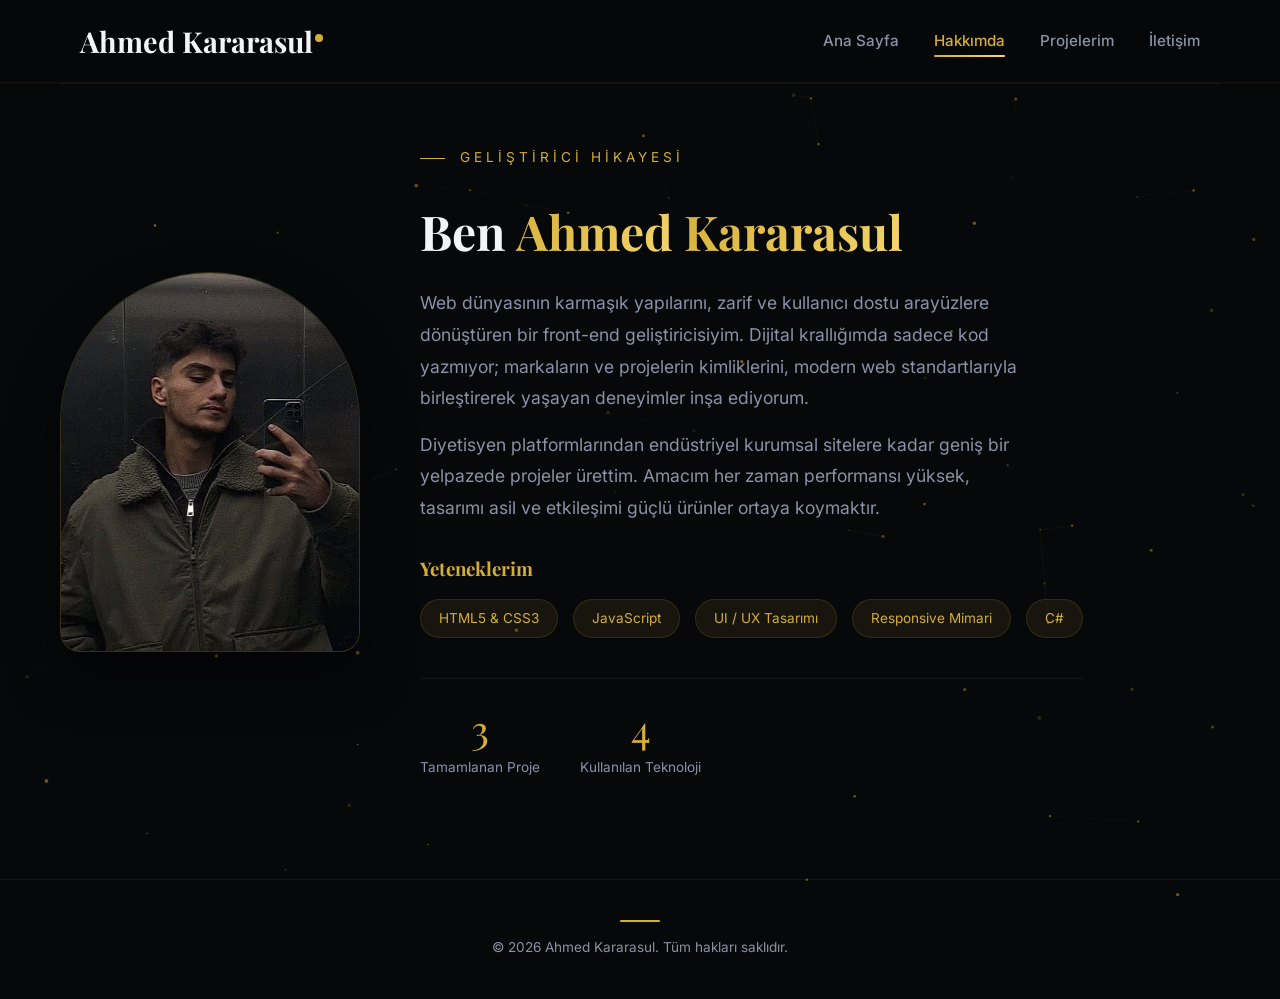
<file: about.html>
<!DOCTYPE html>
<html lang="tr">

<head>
    <meta charset="UTF-8">
    <meta name="viewport" content="width=device-width, initial-scale=1.0">
    <title>Hakkımda | Ahmed Kararasul</title>
    <link rel="preconnect" href="https://fonts.googleapis.com">
    <link rel="preconnect" href="https://fonts.gstatic.com" crossorigin>
    <link
        href="https://fonts.googleapis.com/css2?family=Inter:wght@300;400;500;600&family=Playfair+Display:ital,wght@0,600;0,700;1,600&display=swap"
        rel="stylesheet">
    <link rel="stylesheet" href="css/style.css">
</head>

<body>

    <canvas id="particle-canvas"></canvas>

    <div class="sword-transition" id="sword-transition">
        <div class="panel-top"></div>
        <div class="panel-bottom"></div>
        <div class="slash-line"></div>
        <svg class="sword-icon" viewBox="0 0 60 200" fill="none" xmlns="http://www.w3.org/2000/svg">
            <defs>
                <linearGradient id="blade" x1="30" y1="0" x2="30" y2="150" gradientUnits="userSpaceOnUse">
                    <stop offset="0%" stop-color="#f5f5f5"/>
                    <stop offset="50%" stop-color="#d4d4d4"/>
                    <stop offset="100%" stop-color="#a0a0a0"/>
                </linearGradient>
            </defs>
            <path d="M30 2 L36 130 L30 145 L24 130 Z" fill="url(#blade)" stroke="#888" stroke-width="0.5"/>
            <line x1="30" y1="8" x2="30" y2="125" stroke="rgba(255,255,255,0.3)" stroke-width="1"/>
            <rect x="8" y="142" width="44" height="10" rx="3" fill="#d4af37"/>
            <rect x="6" y="144" width="48" height="6" rx="2" fill="none" stroke="#b8960c" stroke-width="0.5"/>
            <rect x="23" y="152" width="14" height="32" rx="4" fill="#6b4c1e"/>
            <rect x="25" y="155" width="10" height="26" rx="3" fill="#8b6914"/>
            <ellipse cx="30" cy="190" rx="9" ry="9" fill="#d4af37"/>
            <ellipse cx="30" cy="190" rx="5" ry="5" fill="#b8960c"/>
        </svg>
    </div>

    <div class="cursor-glow"></div>

    <div class="mobile-menu">
        <a href="index.html">Ana Sayfa</a>
        <a href="about.html" class="active">Hakkımda</a>
        <a href="projects.html">Projelerim</a>
        <a href="contact.html">İletişim</a>
    </div>

    <header class="modern-header">
        <nav>
            <a href="index.html" class="logo">Ahmed Kararasul<span class="logo-dot"></span></a>
            <ul class="nav-links">
                <li><a href="index.html">Ana Sayfa</a></li>
                <li><a href="about.html" class="active">Hakkımda</a></li>
                <li><a href="projects.html">Projelerim</a></li>
                <li><a href="contact.html">İletişim</a></li>
            </ul>
            <div class="hamburger">
                <span></span>
                <span></span>
                <span></span>
            </div>
        </nav>
    </header>

    <main class="container">

        <section class="about-me-section hidden-element" style="padding-top: 60px;">
            <div class="profile-wrapper tilt-element">
                <div class="profile-frame">
                    <img src="images/profile.jpg" alt="Ahmed Kararasul" class="profile-img">
                </div>
            </div>
            <div class="about-content">
                <span class="subtitle">Geliştirici Hikayesi</span>
                <h1 class="glow-text" style="font-size: 3rem;">Ben <span class="gold-highlight">Ahmed Kararasul</span></h1>
                <p class="description">
                    Web dünyasının karmaşık yapılarını, zarif ve kullanıcı dostu arayüzlere dönüştüren bir front-end
                    geliştiricisiyim. Dijital krallığımda sadece kod yazmıyor; markaların ve projelerin kimliklerini,
                    modern web standartlarıyla birleştirerek yaşayan deneyimler inşa ediyorum.
                </p>
                <p class="description" style="margin-top: -15px;">
                    Diyetisyen platformlarından endüstriyel kurumsal sitelere kadar geniş bir yelpazede projeler
                    ürettim. Amacım her zaman performansı yüksek, tasarımı asil ve etkileşimi güçlü ürünler ortaya
                    koymaktır.
                </p>

                <h3 style="color: var(--gold); font-family: var(--font-heading); margin-top: 30px; margin-bottom: 15px;">
                    Yeteneklerim</h3>
                <div class="skills-grid">
                    <span class="skill-tag">HTML5 & CSS3</span>
                    <span class="skill-tag">JavaScript</span>
                    <span class="skill-tag">UI / UX Tasarımı</span>
                    <span class="skill-tag">Responsive Mimari</span>
                    <span class="skill-tag">C#</span>
                </div>

                <div class="stats-row hidden-element">
                    <div class="stat-item">
                        <span class="stat-number" data-count="4">0</span>
                        <span class="stat-label">Tamamlanan Proje</span>
                    </div>
                    <div class="stat-item">
                        <span class="stat-number" data-count="5">0</span>
                        <span class="stat-label">Kullanılan Teknoloji</span>
                    </div>
                </div>
            </div>
        </section>

    </main>

    <footer>
        <span class="footer-line"></span>
        <p>&copy; 2026 Ahmed Kararasul. Tüm hakları saklıdır.</p>
    </footer>

    <script src="js/script.js"></script>
</body>

</html>
</file>
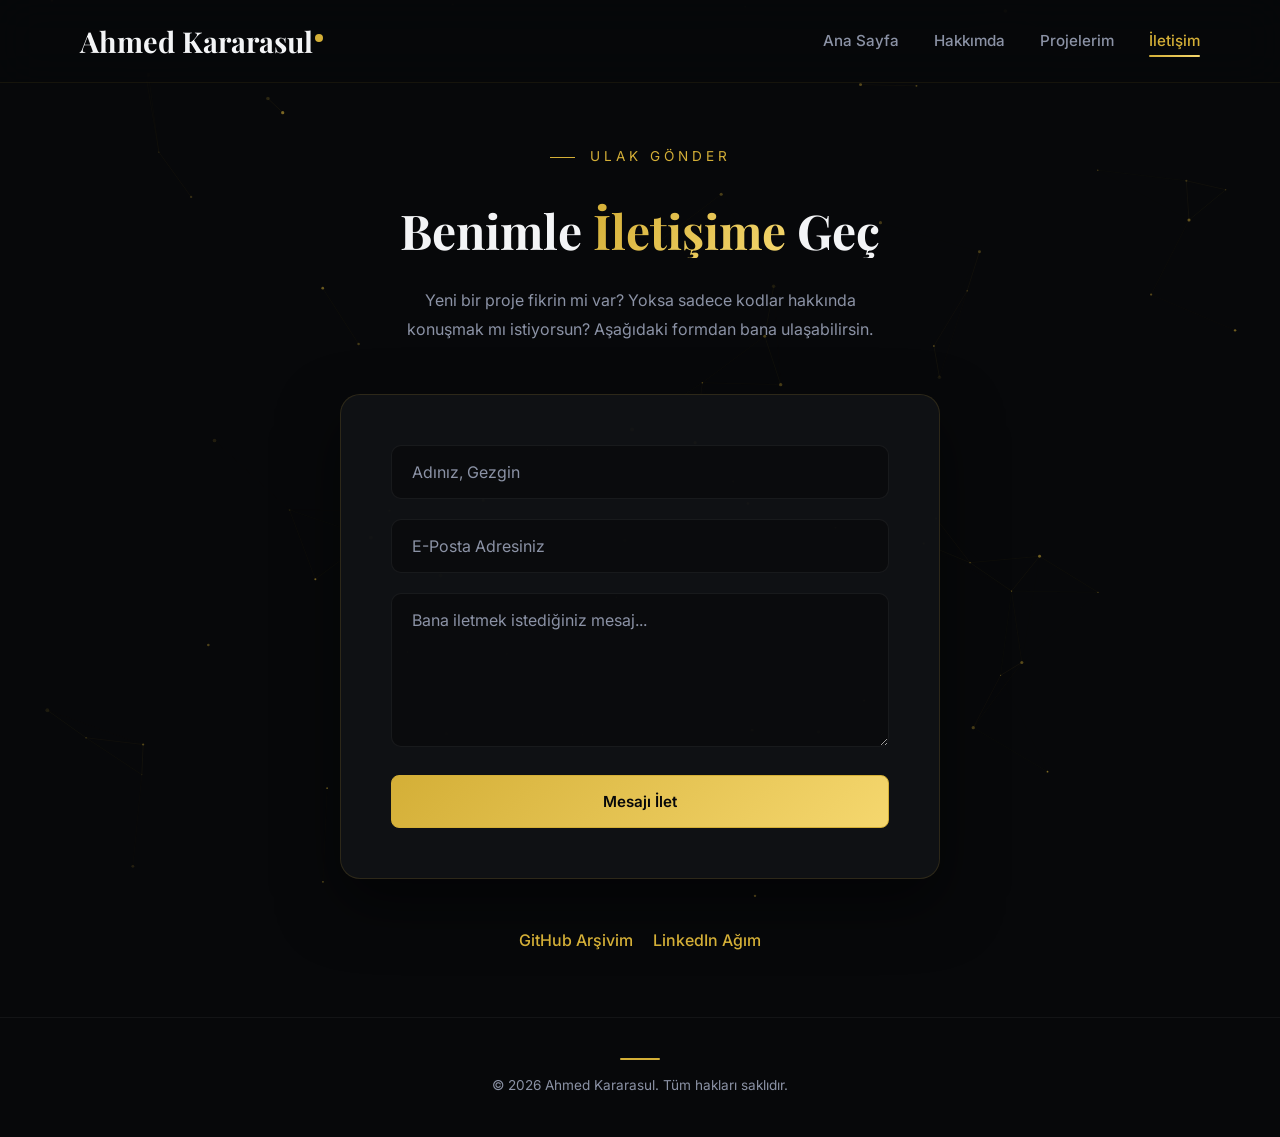
<file: contact.html>
<!DOCTYPE html>
<html lang="tr">

<head>
    <meta charset="UTF-8">
    <meta name="viewport" content="width=device-width, initial-scale=1.0">
    <title>İletişim | Ahmed Kararasul</title>
    <link rel="preconnect" href="https://fonts.googleapis.com">
    <link rel="preconnect" href="https://fonts.gstatic.com" crossorigin>
    <link
        href="https://fonts.googleapis.com/css2?family=Inter:wght@300;400;500;600&family=Playfair+Display:ital,wght@0,600;0,700;1,600&display=swap"
        rel="stylesheet">
    <link rel="stylesheet" href="css/style.css">
</head>

<body>

    <canvas id="particle-canvas"></canvas>

    <div class="sword-transition" id="sword-transition">
        <div class="panel-top"></div>
        <div class="panel-bottom"></div>
        <div class="slash-line"></div>
        <svg class="sword-icon" viewBox="0 0 60 200" fill="none" xmlns="http://www.w3.org/2000/svg">
            <defs>
                <linearGradient id="blade" x1="30" y1="0" x2="30" y2="150" gradientUnits="userSpaceOnUse">
                    <stop offset="0%" stop-color="#f5f5f5"/>
                    <stop offset="50%" stop-color="#d4d4d4"/>
                    <stop offset="100%" stop-color="#a0a0a0"/>
                </linearGradient>
            </defs>
            <path d="M30 2 L36 130 L30 145 L24 130 Z" fill="url(#blade)" stroke="#888" stroke-width="0.5"/>
            <line x1="30" y1="8" x2="30" y2="125" stroke="rgba(255,255,255,0.3)" stroke-width="1"/>
            <rect x="8" y="142" width="44" height="10" rx="3" fill="#d4af37"/>
            <rect x="6" y="144" width="48" height="6" rx="2" fill="none" stroke="#b8960c" stroke-width="0.5"/>
            <rect x="23" y="152" width="14" height="32" rx="4" fill="#6b4c1e"/>
            <rect x="25" y="155" width="10" height="26" rx="3" fill="#8b6914"/>
            <ellipse cx="30" cy="190" rx="9" ry="9" fill="#d4af37"/>
            <ellipse cx="30" cy="190" rx="5" ry="5" fill="#b8960c"/>
        </svg>
    </div>

    <div class="cursor-glow"></div>

    <div class="mobile-menu">
        <a href="index.html">Ana Sayfa</a>
        <a href="about.html">Hakkımda</a>
        <a href="projects.html">Projelerim</a>
        <a href="contact.html" class="active">İletişim</a>
    </div>

    <header class="modern-header">
        <nav>
            <a href="index.html" class="logo">Ahmed Kararasul<span class="logo-dot"></span></a>
            <ul class="nav-links">
                <li><a href="index.html">Ana Sayfa</a></li>
                <li><a href="about.html">Hakkımda</a></li>
                <li><a href="projects.html">Projelerim</a></li>
                <li><a href="contact.html" class="active">İletişim</a></li>
            </ul>
            <div class="hamburger">
                <span></span>
                <span></span>
                <span></span>
            </div>
        </nav>
    </header>

    <main class="container contact-wrapper">

        <div style="text-align: center; margin-bottom: 50px;" class="hidden-element">
            <span class="subtitle" style="padding-left: -10;">Ulak Gönder</span>
            <h1 class="glow-text" style="font-size: 3rem;">Benimle <span class="gold-highlight">İletişime</span> Geç</h1>
            <p style="color: var(--text-muted); max-width: 500px; margin: 15px auto 0; line-height: 1.8;">Yeni bir proje fikrin mi var? Yoksa
                sadece kodlar hakkında konuşmak mı istiyorsun? Aşağıdaki formdan bana ulaşabilirsin.</p>
        </div>

        <form action="#" class="contact-form tilt-element hidden-element">
            <div class="form-group">
                <input type="text" placeholder="Adınız, Gezgin" class="form-input" required>
            </div>
            <div class="form-group">
                <input type="email" placeholder="E-Posta Adresiniz" class="form-input" required>
            </div>
            <div class="form-group">
                <textarea rows="6" placeholder="Bana iletmek istediğiniz mesaj..." class="form-input" required></textarea>
            </div>
            <button type="submit" class="btn btn-primary" style="width: 100%; padding: 16px;">Mesajı İlet</button>
        </form>

        <div class="social-links hidden-element" style="margin-top: 50px; justify-content: center;">
            <a href="https://github.com/akararasul37" target="_blank" class="social-btn">GitHub Arşivim</a>
            <a href="https://linkedin.com/in/akararasul37" target="_blank" class="social-btn">LinkedIn Ağım</a>
        </div>

    </main>

    <footer style="margin-top: auto;">
        <span class="footer-line"></span>
        <p>&copy; 2026 Ahmed Kararasul. Tüm hakları saklıdır.</p>
    </footer>

    <script src="js/script.js"></script>
</body>

</html>
</file>
<file: css/style.css>
/* ============================================ */

/* */
:root {
    --bg-dark: #07080a;
    --bg-card: rgba(16, 18, 22, 0.95);
    --text-main: #f3f4f6;
    --text-muted: #8b92a5;
    --gold: #d4af37;
    --gold-light: rgba(212, 175, 55, 0.15);
    --gold-glow: rgba(212, 175, 55, 0.4);
    --font-heading: 'Playfair Display', serif;
    --font-body: 'Inter', sans-serif;
    --ease-out-expo: cubic-bezier(0.16, 1, 0.3, 1);
    --ease-out-back: cubic-bezier(0.34, 1.56, 0.64, 1);
}

/* */
* {
    margin: 0;
    padding: 0;
    box-sizing: border-box;
}

html {
    scroll-behavior: smooth;
}

body {
    font-family: var(--font-body);
    background-color: var(--bg-dark);
    color: var(--text-main);
    line-height: 1.6;
    overflow-x: hidden;
}

body.loading {
    overflow: hidden;
}

.container {
    max-width: 1200px;
    margin: 0 auto;
    padding: 0 20px;
    width: 100%;
}

::selection {
    background: var(--gold);
    color: var(--bg-dark);
}

/* ============================================*/
.preloader {
    position: fixed;
    inset: 0;
    z-index: 9999;
    background: var(--bg-dark);
    display: flex;
    flex-direction: column;
    align-items: center;
    justify-content: center;
    transition: opacity 0.6s ease, visibility 0.6s ease;
}

.preloader.hide {
    opacity: 0;
    visibility: hidden;
}

.preloader-logo {
    font-family: var(--font-heading);
    font-size: 2.5rem;
    font-weight: 700;
    color: var(--text-main);
    position: relative;
    overflow: hidden;
}

.preloader-logo .letter {
    display: inline-block;
    opacity: 0;
    transform: translateY(40px) rotateX(-90deg);
    animation: letterReveal 0.6s var(--ease-out-back) forwards;
}

@keyframes letterReveal {
    to {
        opacity: 1;
        transform: translateY(0) rotateX(0deg);
    }
}

.preloader-bar {
    width: 200px;
    height: 2px;
    background: rgba(255, 255, 255, 0.1);
    margin-top: 30px;
    border-radius: 2px;
    overflow: hidden;
}

.preloader-bar-fill {
    height: 100%;
    width: 0%;
    background: linear-gradient(90deg, var(--gold), #f5d76e);
    border-radius: 2px;
    animation: barFill 1.8s var(--ease-out-expo) 0.5s forwards;
}

@keyframes barFill {
    to { width: 100%; }
}

.preloader-tagline {
    color: var(--text-muted);
    font-size: 0.85rem;
    letter-spacing: 3px;
    text-transform: uppercase;
    margin-top: 15px;
    opacity: 0;
    animation: fadeIn 0.8s ease 0.8s forwards;
}

/* ============================================*/
#particle-canvas {
    position: fixed;
    top: 0;
    left: 0;
    width: 100%;
    height: 100%;
    pointer-events: none;
    z-index: 0;
}

/* ============================================ */
.cursor-glow {
    position: fixed;
    top: 0;
    left: 0;
    width: 200px;
    height: 200px;
    background: radial-gradient(circle, rgba(212, 175, 55, 0.06) 0%, transparent 70%);
    border-radius: 50%;
    transform: translate(-50%, -50%);
    pointer-events: none;
    z-index: 1;
    transition: width 0.4s var(--ease-out-expo), height 0.4s var(--ease-out-expo), opacity 0.3s;
}

.cursor-glow.active {
    width: 300px;
    height: 300px;
    background: radial-gradient(circle, rgba(212, 175, 55, 0.1) 0%, transparent 70%);
}

.sparkle {
    position: fixed;
    width: 4px;
    height: 4px;
    background: var(--gold);
    border-radius: 50%;
    pointer-events: none;
    z-index: 2;
    animation: sparkleOut 0.8s var(--ease-out-expo) forwards;
}

@keyframes sparkleOut {
    0% {
        opacity: 1;
        transform: scale(1);
    }
    100% {
        opacity: 0;
        transform: scale(0) translateY(-20px);
    }
}

/* ============================================*/
.sword-transition {
    position: fixed;
    inset: 0;
    z-index: 9998;
    pointer-events: none;
}

.sword-transition .panel-top,
.sword-transition .panel-bottom {
    position: absolute;
    inset: 0;
    background: #050507;
}

.sword-transition .panel-top {
    clip-path: polygon(-10% -10%, -10% -10%, -10% -10%);
}

.sword-transition .panel-bottom {
    clip-path: polygon(110% 110%, 110% 110%, 110% 110%);
}

.sword-transition.active .panel-top {
    animation: panelTopSlash 0.45s var(--ease-out-expo) forwards;
}

.sword-transition.active .panel-bottom {
    animation: panelBottomSlash 0.45s var(--ease-out-expo) 0.06s forwards;
}

@keyframes panelTopSlash {
    to { clip-path: polygon(-10% -10%, 115% -10%, -10% 115%); }
}

@keyframes panelBottomSlash {
    to { clip-path: polygon(115% -15%, 115% 115%, -15% 115%); }
}

.sword-transition .slash-line {
    position: absolute;
    top: 50%;
    left: 50%;
    width: 0;
    height: 3px;
    background: linear-gradient(90deg, transparent 0%, var(--gold) 15%, #f5d76e 50%, var(--gold) 85%, transparent 100%);
    transform: translate(-50%, -50%) rotate(-45deg);
    transform-origin: center center;
    border-radius: 2px;
}

.sword-transition.active .slash-line {
    animation: slashCut 0.35s cubic-bezier(0.22, 1, 0.36, 1) 0.08s forwards;
    box-shadow:
        0 0 15px rgba(212, 175, 55, 0.8),
        0 0 40px rgba(212, 175, 55, 0.4),
        0 0 80px rgba(212, 175, 55, 0.2);
}

@keyframes slashCut {
    0% { width: 0; opacity: 1; }
    70% { width: 250vmax; opacity: 1; }
    100% { width: 250vmax; opacity: 0; }
}

.sword-transition .sword-icon {
    position: absolute;
    top: 50%;
    left: 50%;
    width: 60px;
    height: 200px;
    transform: translate(-50%, -50%) rotate(-45deg) translateY(100px);
    opacity: 0;
    filter: drop-shadow(0 0 10px rgba(212, 175, 55, 0.6));
    z-index: 3;
}

.sword-transition.active .sword-icon {
    animation: swordStrike 0.5s var(--ease-out-expo) forwards;
}

@keyframes swordStrike {
    0% {
        opacity: 0;
        transform: translate(-50%, -50%) rotate(-45deg) translateY(120px) scale(0.8);
    }
    30% {
        opacity: 1;
        transform: translate(-50%, -50%) rotate(-45deg) translateY(0) scale(1);
    }
    60% {
        opacity: 1;
        transform: translate(-50%, -50%) rotate(-45deg) translateY(-60px) scale(1);
    }
    100% {
        opacity: 0;
        transform: translate(-50%, -50%) rotate(-45deg) translateY(-150px) scale(0.9);
    }
}

.slash-spark {
    position: fixed;
    width: 4px;
    height: 4px;
    background: var(--gold);
    border-radius: 50%;
    pointer-events: none;
    z-index: 9999;
    box-shadow: 0 0 6px var(--gold), 0 0 12px rgba(212, 175, 55, 0.4);
}

.slash-spark.animate {
    animation: sparkBurst 0.7s var(--ease-out-expo) forwards;
}

@keyframes sparkBurst {
    0% {
        opacity: 1;
        transform: scale(1);
    }
    100% {
        opacity: 0;
        transform: scale(0) translate(var(--sx), var(--sy));
    }
}

/* ============================================*/
.modern-header {
    background-color: rgba(7, 8, 10, 0.85);
    backdrop-filter: blur(20px);
    -webkit-backdrop-filter: blur(20px);
    border-bottom: 1px solid rgba(212, 175, 55, 0.08);
    position: sticky;
    top: 0;
    z-index: 100;
    transition: transform 0.4s var(--ease-out-expo), box-shadow 0.4s;
}

.modern-header.scrolled {
    box-shadow: 0 10px 40px rgba(0, 0, 0, 0.3);
    border-bottom-color: rgba(212, 175, 55, 0.15);
}

.modern-header.hidden-header {
    transform: translateY(-100%);
}

nav {
    display: flex;
    justify-content: space-between;
    align-items: center;
    padding: 18px 40px;
    max-width: 1200px;
    margin: 0 auto;
}

.logo {
    font-family: var(--font-heading);
    font-size: 1.8rem;
    font-weight: 700;
    color: var(--text-main);
    display: inline-block;
    cursor: pointer;
    text-decoration: none;
    position: relative;
}

.logo .logo-dot {
    display: inline-block;
    width: 8px;
    height: 8px;
    background: var(--gold);
    border-radius: 50%;
    margin-left: 2px;
    vertical-align: super;
    animation: logoPulse 2s ease-in-out infinite;
}

@keyframes logoPulse {
    0%, 100% { transform: scale(1); opacity: 1; }
    50% { transform: scale(1.5); opacity: 0.6; }
}

.nav-links {
    display: flex;
    gap: 35px;
    list-style: none;
}

.nav-links a {
    color: var(--text-muted);
    text-decoration: none;
    font-weight: 500;
    font-size: 0.95rem;
    position: relative;
    padding: 5px 0;
    transition: color 0.3s;
}

.nav-links a::after {
    content: '';
    position: absolute;
    bottom: -2px;
    left: 0;
    width: 0;
    height: 2px;
    background: linear-gradient(90deg, var(--gold), #f5d76e);
    transition: width 0.4s var(--ease-out-expo);
    border-radius: 2px;
}

.nav-links a:hover::after,
.nav-links a.active::after {
    width: 100%;
}

.nav-links a:hover,
.nav-links a.active {
    color: var(--gold);
}

/* Hamburger Menu */
.hamburger {
    display: none;
    flex-direction: column;
    gap: 6px;
    cursor: pointer;
    z-index: 200;
    padding: 5px;
}

.hamburger span {
    width: 28px;
    height: 2px;
    background: var(--text-main);
    transition: all 0.4s var(--ease-out-expo);
    border-radius: 2px;
}

.hamburger.active span:nth-child(1) {
    transform: rotate(45deg) translate(6px, 6px);
    background: var(--gold);
}

.hamburger.active span:nth-child(2) {
    opacity: 0;
    transform: scaleX(0);
}

.hamburger.active span:nth-child(3) {
    transform: rotate(-45deg) translate(6px, -6px);
    background: var(--gold);
}

.mobile-menu {
    display: none;
    position: fixed;
    inset: 0;
    background: rgba(7, 8, 10, 0.98);
    backdrop-filter: blur(20px);
    z-index: 150;
    flex-direction: column;
    align-items: center;
    justify-content: center;
    gap: 30px;
    opacity: 0;
    transition: opacity 0.4s ease;
}

.mobile-menu.open {
    display: flex;
    opacity: 1;
}

.mobile-menu a {
    font-family: var(--font-heading);
    font-size: 2rem;
    color: var(--text-muted);
    text-decoration: none;
    transition: color 0.3s, transform 0.3s;
    opacity: 0;
    transform: translateY(20px);
}

.mobile-menu.open a {
    animation: menuItemIn 0.5s var(--ease-out-back) forwards;
}

.mobile-menu a:hover,
.mobile-menu a.active {
    color: var(--gold);
}

@keyframes menuItemIn {
    to {
        opacity: 1;
        transform: translateY(0);
    }
}

.tilt-element {
    transition: transform 0.1s ease;
    will-change: transform;
    display: inline-block;
}

/* ============================================ */
.hook-container {
    min-height: 90vh;
    display: flex;
    justify-content: space-between;
    align-items: center;
    gap: 60px;
    position: relative;
    z-index: 10;
    padding: 40px 0;
}

.hook-content {
    flex: 1;
    text-align: left;
}

.subtitle {
    font-family: var(--font-body);
    color: var(--gold);
    font-size: 0.85rem;
    text-transform: uppercase;
    letter-spacing: 4px;
    margin-bottom: 15px;
    display: inline-block;
    position: relative;
    padding-left: 40px;
}

.subtitle::before {
    content: '';
    position: absolute;
    left: 0;
    top: 50%;
    width: 25px;
    height: 1px;
    background: var(--gold);
}

/* */
.typewriter-cursor {
    display: inline-block;
    width: 3px;
    height: 1em;
    background: var(--gold);
    margin-left: 4px;
    vertical-align: text-bottom;
    animation: cursorBlink 0.8s step-end infinite;
}

@keyframes cursorBlink {
    0%, 100% { opacity: 1; }
    50% { opacity: 0; }
}

.glow-text {
    font-family: var(--font-heading);
    font-size: 3.8rem;
    line-height: 1.15;
    margin: 20px 0;
    color: var(--text-main);
}

.glow-text .word {
    display: inline-block;
    overflow: hidden;
}

.glow-text .word-inner {
    display: inline-block;
    transform: translateY(110%);
    transition: transform 0.8s var(--ease-out-expo);
}

.glow-text .word-inner.revealed {
    transform: translateY(0);
}

.glow-text .gold-highlight {
    background: linear-gradient(135deg, var(--gold), #f5d76e, var(--gold));
    background-size: 200% 200%;
    -webkit-background-clip: text;
    -webkit-text-fill-color: transparent;
    background-clip: text;
    animation: gradientShift 4s ease infinite;
}

@keyframes gradientShift {
    0%, 100% { background-position: 0% 50%; }
    50% { background-position: 100% 50%; }
}

.hook-content p {
    font-size: 1.1rem;
    color: var(--text-muted);
    max-width: 550px;
    margin-bottom: 40px;
    line-height: 1.8;
}

/**/
.action-buttons {
    display: flex;
    gap: 20px;
    justify-content: flex-start;
    align-items: center;
    flex-wrap: wrap;
}

.btn {
    text-decoration: none;
    padding: 14px 32px;
    font-size: 0.95rem;
    font-weight: 500;
    border-radius: 8px;
    font-family: var(--font-body);
    background-color: transparent;
    border: 1px solid rgba(212, 175, 55, 0.3);
    color: var(--gold);
    cursor: pointer;
    position: relative;
    overflow: hidden;
    transition: color 0.4s, border-color 0.4s, box-shadow 0.4s;
    z-index: 1;
}

.btn::before {
    content: '';
    position: absolute;
    inset: 0;
    background: linear-gradient(135deg, var(--gold), #f5d76e);
    transform: scaleX(0);
    transform-origin: right;
    transition: transform 0.5s var(--ease-out-expo);
    z-index: -1;
}

.btn:hover::before {
    transform: scaleX(1);
    transform-origin: left;
}

.btn:hover {
    color: var(--bg-dark);
    border-color: var(--gold);
    box-shadow: 0 10px 40px rgba(212, 175, 55, 0.2);
}

.btn-primary {
    background: linear-gradient(135deg, var(--gold), #f5d76e);
    color: var(--bg-dark);
    border-color: var(--gold);
    font-weight: 600;
}

.btn-primary::before {
    background: var(--bg-dark);
}

.btn-primary:hover {
    color: var(--gold);
}

.project-count-badge {
    display: flex;
    align-items: center;
    gap: 10px;
    padding: 12px 20px;
    background: linear-gradient(90deg, rgba(212, 175, 55, 0.1) 0%, transparent 100%);
    border-left: 2px solid var(--gold);
    border-radius: 4px;
    color: var(--text-main);
    font-size: 0.95rem;
    font-weight: 300;
}

.project-count-badge strong {
    color: var(--gold);
    font-weight: 700;
    font-size: 1.2rem;
}

.badge-icon {
    color: var(--gold);
    font-size: 1.2rem;
    animation: rotateStar 6s linear infinite;
}

@keyframes rotateStar {
    from { transform: rotate(0deg); }
    to { transform: rotate(360deg); }
}

/* ============================================ */
.opening-card-wrapper {
    flex: 0 0 auto;
    width: 400px;
    perspective: 1200px;
    position: relative;
}

/* */
.card-fire-canvas {
    position: absolute;
    inset: -60px;
    width: calc(100% + 120px);
    height: calc(100% + 120px);
    pointer-events: none;
    z-index: 0;
}

/*  */
.rune-orbit {
    position: absolute;
    inset: -50px;
    z-index: 1;
    pointer-events: none;
}

.rune {
    position: absolute;
    font-size: 1.3rem;
    color: var(--gold);
    opacity: 0.3;
    text-shadow: 0 0 8px rgba(212, 175, 55, 0.3);
    transition: opacity 0.5s, text-shadow 0.5s, transform 0.3s;
    animation: runeOrbit 20s linear infinite;
    top: 50%;
    left: 50%;
    transform-origin: 0 0;
}

.rune.glow {
    opacity: 1;
    text-shadow:
        0 0 10px var(--gold),
        0 0 25px rgba(212, 175, 55, 0.6),
        0 0 50px rgba(212, 175, 55, 0.3);
    transform: scale(1.3);
}

@keyframes runeOrbit {
    from { rotate: calc(var(--i) * 45deg); }
    to { rotate: calc(var(--i) * 45deg + 360deg); }
}

.rune:nth-child(1) { animation-delay: calc(-20s * 0 / 8); }
.rune:nth-child(2) { animation-delay: calc(-20s * 1 / 8); }
.rune:nth-child(3) { animation-delay: calc(-20s * 2 / 8); }
.rune:nth-child(4) { animation-delay: calc(-20s * 3 / 8); }
.rune:nth-child(5) { animation-delay: calc(-20s * 4 / 8); }
.rune:nth-child(6) { animation-delay: calc(-20s * 5 / 8); }
.rune:nth-child(7) { animation-delay: calc(-20s * 6 / 8); }
.rune:nth-child(8) { animation-delay: calc(-20s * 7 / 8); }

.opening-card-wrapper.mouse-near .rune {
    opacity: 0.7;
    animation-duration: 8s;
}

.noble-opening-card {
    width: 100%;
    position: relative;
    transform-style: preserve-3d;
    transition: transform 0.12s ease-out;
    animation: cardEntrance 1.4s var(--ease-out-back) 0.8s both;
    z-index: 2;
}

@keyframes cardEntrance {
    0% {
        opacity: 0;
        transform: rotateY(-30deg) rotateX(15deg) translateY(40px) scale(0.8);
        filter: brightness(0.3);
    }
    60% {
        filter: brightness(1.2);
    }
    100% {
        opacity: 1;
        transform: rotateY(0) rotateX(0) translateY(0) scale(1);
        filter: brightness(1);
    }
}

.card-back-layer {
    position: absolute;
    inset: 0;
    background:
        linear-gradient(135deg, rgba(25, 20, 12, 0.95) 0%, rgba(16, 18, 22, 0.98) 50%, rgba(25, 20, 12, 0.95) 100%);
    border-radius: 16px;
    box-shadow:
        0 30px 60px rgba(0, 0, 0, 0.7),
        inset 0 1px 0 rgba(212, 175, 55, 0.1);
    transform: translateZ(-10px);
    border: 1px solid rgba(212, 175, 55, 0.15);
}

/*  */
.card-back-layer::before {
    content: '';
    position: absolute;
    inset: -2px;
    border-radius: 18px;
    background: conic-gradient(
        from var(--border-angle, 0deg),
        transparent 0%,
        var(--gold) 8%,
        transparent 16%,
        transparent 33%,
        rgba(212, 175, 55, 0.3) 38%,
        transparent 45%,
        transparent 66%,
        var(--gold) 72%,
        transparent 80%
    );
    z-index: -1;
    animation: rotateBorder 6s linear infinite;
    opacity: 0.6;
    transition: opacity 0.5s;
}

.opening-card-wrapper.mouse-near .card-back-layer::before {
    opacity: 1;
    animation-duration: 3s;
}

.card-back-layer::after {
    content: '';
    position: absolute;
    inset: 1px;
    border-radius: 15px;
    background:
        linear-gradient(135deg, rgba(25, 20, 12, 0.98) 0%, rgba(16, 18, 22, 1) 50%, rgba(25, 20, 12, 0.98) 100%);
    z-index: 0;
}

@property --border-angle {
    syntax: '<angle>';
    initial-value: 0deg;
    inherits: false;
}

@keyframes rotateBorder {
    to { --border-angle: 360deg; }
}

/* */
.card-corner {
    position: absolute;
    width: 28px;
    height: 28px;
    z-index: 5;
    pointer-events: none;
    opacity: 0.5;
    transition: opacity 0.5s;
}

.opening-card-wrapper.mouse-near .card-corner {
    opacity: 1;
}

.card-corner::before,
.card-corner::after {
    content: '';
    position: absolute;
    background: var(--gold);
}

.card-corner::before {
    width: 100%;
    height: 2px;
}

.card-corner::after {
    width: 2px;
    height: 100%;
}

.corner-tl { top: 10px; left: 10px; }
.corner-tl::before { top: 0; left: 0; }
.corner-tl::after { top: 0; left: 0; }

.corner-tr { top: 10px; right: 10px; }
.corner-tr::before { top: 0; right: 0; }
.corner-tr::after { top: 0; right: 0; }

.corner-bl { bottom: 10px; left: 10px; }
.corner-bl::before { bottom: 0; left: 0; }
.corner-bl::after { bottom: 0; left: 0; }

.corner-br { bottom: 10px; right: 10px; }
.corner-br::before { bottom: 0; right: 0; }
.corner-br::after { bottom: 0; right: 0; }

/* */
.noble-opening-card::after {
    content: '';
    position: absolute;
    inset: -20px;
    border-radius: 30px;
    background: radial-gradient(ellipse at center, rgba(212, 175, 55, 0.06) 0%, transparent 70%);
    z-index: -2;
    animation: pulseGlow 3s ease-in-out infinite;
    pointer-events: none;
    transition: inset 0.5s, opacity 0.5s;
}

.opening-card-wrapper.mouse-near .noble-opening-card::after {
    inset: -35px;
    background: radial-gradient(ellipse at center, rgba(212, 175, 55, 0.12) 0%, transparent 70%);
}

@keyframes pulseGlow {
    0%, 100% { opacity: 0.5; transform: scale(1); }
    50% { opacity: 1; transform: scale(1.03); }
}

/* */
.card-glare {
    position: absolute;
    inset: 0;
    border-radius: 16px;
    background: linear-gradient(105deg, transparent 35%, rgba(212, 175, 55, 0.05) 45%, rgba(255, 255, 255, 0.04) 50%, transparent 55%);
    transform: translateZ(1px);
    pointer-events: none;
    background-size: 300% 300%;
    animation: holographicSweep 5s ease-in-out infinite;
    z-index: 6;
}

@keyframes holographicSweep {
    0%, 100% { background-position: 150% 0%; }
    50% { background-position: -50% 100%; }
}

.card-content {
    position: relative;
    padding: 40px;
    z-index: 7;
    transform: translateZ(30px);
}

/* */
.wax-seal {
    position: absolute;
    top: -18px;
    right: 30px;
    width: 36px;
    height: 36px;
    background: radial-gradient(circle at 40% 35%, #c4992e, #8b6914 70%);
    border-radius: 50%;
    display: flex;
    align-items: center;
    justify-content: center;
    font-size: 1rem;
    color: rgba(255, 255, 255, 0.7);
    box-shadow:
        0 4px 12px rgba(0, 0, 0, 0.5),
        inset 0 -2px 4px rgba(0, 0, 0, 0.3),
        inset 0 2px 4px rgba(255, 255, 255, 0.1);
    z-index: 10;
    animation: sealPulse 4s ease-in-out infinite;
}

@keyframes sealPulse {
    0%, 100% { box-shadow: 0 4px 12px rgba(0,0,0,0.5), inset 0 -2px 4px rgba(0,0,0,0.3), 0 0 0 rgba(212,175,55,0); }
    50% { box-shadow: 0 4px 12px rgba(0,0,0,0.5), inset 0 -2px 4px rgba(0,0,0,0.3), 0 0 20px rgba(212,175,55,0.3); }
}

/*  */
.medieval-divider {
    width: 60%;
    height: 1px;
    margin: 12px 0;
    background: linear-gradient(90deg, transparent, rgba(212, 175, 55, 0.4), transparent);
    position: relative;
}

.medieval-divider::before {
    content: '◆';
    position: absolute;
    left: 50%;
    top: 50%;
    transform: translate(-50%, -50%);
    color: var(--gold);
    font-size: 0.5rem;
    background: rgba(16, 18, 22, 1);
    padding: 0 8px;
}

.card-glow {
    position: absolute;
    top: -50px;
    right: -50px;
    width: 200px;
    height: 200px;
    background: radial-gradient(circle, rgba(212, 175, 55, 0.1) 0%, transparent 70%);
    border-radius: 50%;
    pointer-events: none;
    transform: translateZ(10px);
    animation: glowDrift 6s ease-in-out infinite alternate;
}

@keyframes glowDrift {
    0% { top: -50px; right: -50px; opacity: 0.5; }
    50% { top: -20px; right: -70px; opacity: 1; }
    100% { top: -60px; right: -30px; opacity: 0.6; }
}

.card-label {
    display: inline-block;
    background-color: rgba(212, 175, 55, 0.08);
    color: var(--gold);
    padding: 5px 18px;
    border-radius: 2px;
    font-size: 0.75rem;
    text-transform: uppercase;
    letter-spacing: 3px;
    margin-bottom: 8px;
    border: 1px solid rgba(212, 175, 55, 0.2);
}

.noble-opening-card h2 {
    font-family: var(--font-heading);
    font-size: 1.9rem;
    color: var(--text-main);
    margin-bottom: 12px;
}

.noble-opening-card p {
    font-size: 0.95rem;
    color: var(--text-muted);
    margin-bottom: 15px;
    line-height: 1.7;
}

.tech-icons {
    display: flex;
    gap: 10px;
}

.tech-icon {
    font-family: var(--font-body);
    font-weight: 500;
    color: var(--gold);
    border: 1px solid rgba(212, 175, 55, 0.2);
    padding: 6px 12px;
    border-radius: 4px;
    font-size: 0.8rem;
    transition: all 0.3s;
    position: relative;
    overflow: hidden;
}

.tech-icon::before {
    content: '';
    position: absolute;
    inset: 0;
    background: linear-gradient(135deg, rgba(212,175,55,0.1), transparent);
    opacity: 0;
    transition: opacity 0.3s;
}

.tech-icon:hover::before {
    opacity: 1;
}

.tech-icon:hover {
    border-color: rgba(212, 175, 55, 0.5);
    transform: translateY(-3px);
    box-shadow: 0 5px 15px rgba(212, 175, 55, 0.15);
}

/* */
.card-mouse-glow {
    position: absolute;
    width: 150px;
    height: 150px;
    border-radius: 50%;
    background: radial-gradient(circle, rgba(212, 175, 55, 0.12) 0%, transparent 70%);
    pointer-events: none;
    z-index: 5;
    transform: translate(-50%, -50%);
    transition: opacity 0.3s;
    opacity: 0;
}

.opening-card-wrapper.mouse-near .card-mouse-glow {
    opacity: 1;
}

/* ============================================*/
.scroll-indicator {
    display: flex;
    flex-direction: column;
    justify-content: center;
    align-items: center;
    color: var(--text-muted);
    font-size: 0.85rem;
    margin-top: -20px;
    margin-bottom: 60px;
    letter-spacing: 2px;
    text-transform: uppercase;
}

.scroll-indicator .arrow {
    font-size: 1.2rem;
    color: var(--gold);
    margin-top: 8px;
    animation: smoothBounce 2.5s var(--ease-out-expo) infinite;
}

@keyframes smoothBounce {
    0%, 100% { transform: translateY(0); opacity: 0.5; }
    50% { transform: translateY(12px); opacity: 1; }
}

/* ============================================ */
.featured-projects {
    padding: 100px 0;
    border-top: 1px solid rgba(212, 175, 55, 0.08);
    z-index: 10;
    position: relative;
}

.section-title {
    font-family: var(--font-heading);
    font-size: 2.5rem;
    color: var(--text-main);
    margin-bottom: 15px;
    text-align: center;
}

.section-subtitle {
    text-align: center;
    color: var(--text-muted);
    font-size: 1.05rem;
    margin-bottom: 60px;
}

.project-grid {
    display: grid;
    grid-template-columns: repeat(auto-fit, minmax(320px, 1fr));
    gap: 35px;
}

.project-card {
    background-color: var(--bg-card);
    border: 1px solid rgba(255, 255, 255, 0.05);
    border-radius: 16px;
    overflow: hidden;
    transform-style: preserve-3d;
    transition: border-color 0.4s, box-shadow 0.4s;
    position: relative;
}

.project-card::before {
    content: '';
    position: absolute;
    inset: 0;
    border-radius: 16px;
    background: linear-gradient(135deg, rgba(212, 175, 55, 0.05) 0%, transparent 60%);
    opacity: 0;
    transition: opacity 0.4s;
    z-index: 1;
    pointer-events: none;
}

.project-card:hover::before {
    opacity: 1;
}

.project-card:hover {
    border-color: rgba(212, 175, 55, 0.3);
    box-shadow: 0 20px 60px rgba(0, 0, 0, 0.4);
}

.project-img-wrapper {
    overflow: hidden;
    position: relative;
}

.project-img-wrapper::after {
    content: '';
    position: absolute;
    bottom: 0;
    left: 0;
    right: 0;
    height: 60px;
    background: linear-gradient(to top, var(--bg-card), transparent);
    z-index: 1;
}

.project-img {
    width: 100%;
    height: 220px;
    object-fit: cover;
    display: block;
    transition: transform 0.6s var(--ease-out-expo);
}

.project-card:hover .project-img {
    transform: scale(1.08);
}

.project-info {
    padding: 25px 30px 30px;
    position: relative;
    z-index: 2;
}

.project-info h3 {
    font-family: var(--font-heading);
    font-size: 1.3rem;
    margin-bottom: 15px;
    color: var(--text-main);
}

.btn-small {
    padding: 10px 20px;
    font-size: 0.85rem;
}

/* ============================================ */
.about-me-section {
    display: flex;
    align-items: center;
    gap: 60px;
    padding: 100px 0;
    border-top: 1px solid rgba(212, 175, 55, 0.08);
    z-index: 10;
    position: relative;
}

.profile-frame {
    width: 300px;
    height: 380px;
    background-color: var(--bg-card);
    border: 1px solid rgba(212, 175, 55, 0.2);
    border-radius: 150px 150px 20px 20px;
    overflow: hidden;
    box-shadow: 0 25px 50px rgba(0, 0, 0, 0.5);
    position: relative;
}

.profile-frame::before {
    content: '';
    position: absolute;
    inset: -2px;
    border-radius: inherit;
    background: linear-gradient(135deg, var(--gold), transparent 50%, var(--gold));
    z-index: -1;
    opacity: 0;
    transition: opacity 0.5s;
}

.profile-wrapper:hover .profile-frame::before {
    opacity: 0.5;
}

.profile-img {
    width: 100%;
    height: 100%;
    object-fit: cover;
    transition: transform 0.6s var(--ease-out-expo);
}

.profile-wrapper:hover .profile-img {
    transform: scale(1.05);
}

.about-content h2 {
    font-family: var(--font-heading);
    font-size: 3rem;
    margin-bottom: 20px;
}

.description {
    font-size: 1.1rem;
    color: var(--text-muted);
    max-width: 600px;
    margin-bottom: 30px;
    line-height: 1.8;
}

.social-links {
    display: flex;
    gap: 20px;
}

.social-btn {
    color: var(--gold);
    text-decoration: none;
    font-weight: 500;
    position: relative;
    padding-bottom: 3px;
    transition: color 0.3s;
}

.social-btn::after {
    content: '';
    position: absolute;
    bottom: 0;
    left: 0;
    width: 100%;
    height: 1px;
    background: var(--gold);
    transform: scaleX(0);
    transform-origin: right;
    transition: transform 0.4s var(--ease-out-expo);
}

.social-btn:hover::after {
    transform: scaleX(1);
    transform-origin: left;
}

/* ============================================*/
.skills-grid {
    display: flex;
    gap: 15px;
    flex-wrap: wrap;
    margin-top: 10px;
}

.skill-tag {
    display: inline-block;
    background-color: rgba(212, 175, 55, 0.08);
    color: var(--gold);
    padding: 8px 18px;
    border-radius: 20px;
    font-size: 0.85rem;
    border: 1px solid rgba(212, 175, 55, 0.15);
    transition: all 0.3s;
    cursor: default;
}

.skill-tag:hover {
    background-color: rgba(212, 175, 55, 0.15);
    transform: translateY(-3px);
    box-shadow: 0 8px 25px rgba(212, 175, 55, 0.1);
}

.stats-row {
    display: flex;
    gap: 40px;
    margin-top: 40px;
    padding-top: 30px;
    border-top: 1px solid rgba(255, 255, 255, 0.05);
}

.stat-item {
    text-align: center;
}

.stat-number {
    font-family: var(--font-heading);
    font-size: 2.5rem;
    color: var(--gold);
    display: block;
    line-height: 1;
}

.stat-label {
    font-size: 0.85rem;
    color: var(--text-muted);
    margin-top: 8px;
    display: block;
}

/* ============================================ */
.modal {
    display: none;
    position: fixed;
    z-index: 1000;
    left: 0;
    top: 0;
    width: 100%;
    height: 100%;
    background-color: rgba(7, 8, 10, 0.92);
    backdrop-filter: blur(15px);
    justify-content: center;
    align-items: center;
}

.modal.show-modal {
    display: flex;
}

.modal.show-modal .modal-content {
    animation: modalIn 0.5s var(--ease-out-back) forwards;
}

@keyframes modalIn {
    from {
        opacity: 0;
        transform: scale(0.9) translateY(30px);
    }
    to {
        opacity: 1;
        transform: scale(1) translateY(0);
    }
}

.modal-content.large-modal {
    background-color: var(--bg-card);
    border: 1px solid rgba(212, 175, 55, 0.2);
    border-radius: 20px;
    padding: 40px;
    width: 90%;
    max-width: 900px;
    position: relative;
    box-shadow: 0 40px 80px rgba(0, 0, 0, 0.6);
}

.modal-body {
    display: flex;
    gap: 40px;
    align-items: center;
}

.modal-image-container {
    flex: 1;
    max-width: 45%;
}

.modal-image-container img {
    width: 100%;
    height: auto;
    border-radius: 12px;
    border: 1px solid rgba(212, 175, 55, 0.15);
    box-shadow: 0 15px 40px rgba(0, 0, 0, 0.5);
    object-fit: cover;
}

.modal-text-container {
    flex: 1;
}

.close-btn {
    position: absolute;
    top: 15px;
    right: 25px;
    color: var(--text-muted);
    font-size: 2rem;
    cursor: pointer;
    display: inline-block;
    z-index: 10;
    transition: color 0.3s, transform 0.3s;
    background: none;
    border: none;
}

.close-btn:hover {
    color: var(--gold);
    transform: rotate(90deg);
}

.modal-text-container h2 {
    font-family: var(--font-heading);
    color: var(--text-main);
    margin-bottom: 15px;
    font-size: 2rem;
}

.tech-stack {
    display: inline-block;
    background-color: rgba(212, 175, 55, 0.1);
    color: var(--gold);
    padding: 5px 15px;
    border-radius: 20px;
    font-size: 0.85rem;
    margin-bottom: 20px;
}

#modal-desc {
    font-size: 1.05rem;
    color: var(--text-muted);
    line-height: 1.8;
}

/* ============================================*/
.hidden-element {
    opacity: 0;
    transform: translateY(50px);
    transition: all 0.9s var(--ease-out-expo);
}

.hidden-element.from-left {
    transform: translateX(-60px) translateY(0);
}

.hidden-element.from-right {
    transform: translateX(60px) translateY(0);
}

.hidden-element.from-scale {
    transform: scale(0.9);
}

.show-element {
    opacity: 1;
    transform: translateY(0) translateX(0) scale(1) !important;
}

/* Stagger delay for children */
.stagger-children .hidden-element:nth-child(1) { transition-delay: 0s; }
.stagger-children .hidden-element:nth-child(2) { transition-delay: 0.15s; }
.stagger-children .hidden-element:nth-child(3) { transition-delay: 0.3s; }
.stagger-children .hidden-element:nth-child(4) { transition-delay: 0.45s; }
.stagger-children .hidden-element:nth-child(5) { transition-delay: 0.6s; }

/* ============================================ */
.contact-wrapper {
    display: flex;
    flex-direction: column;
    align-items: center;
    justify-content: center;
    padding: 60px 0;
    min-height: 80vh;
}

.contact-form {
    background: var(--bg-card);
    padding: 50px;
    border-radius: 20px;
    border: 1px solid rgba(212, 175, 55, 0.15);
    box-shadow: 0 25px 60px rgba(0, 0, 0, 0.5);
    width: 100%;
    max-width: 600px;
    display: flex;
    flex-direction: column;
    gap: 20px;
}

.form-group {
    position: relative;
}

.form-input {
    width: 100%;
    padding: 16px 20px;
    border-radius: 10px;
    background-color: rgba(0, 0, 0, 0.3);
    border: 1px solid rgba(255, 255, 255, 0.06);
    color: var(--text-main);
    font-family: var(--font-body);
    font-size: 1rem;
    transition: border-color 0.4s var(--ease-out-expo), box-shadow 0.4s;
    outline: none;
}

.form-input:focus {
    border-color: var(--gold);
    box-shadow: 0 0 20px rgba(212, 175, 55, 0.08);
}

.form-input::placeholder {
    color: var(--text-muted);
}

/* ============================================ */
footer {
    text-align: center;
    padding: 40px;
    color: var(--text-muted);
    font-size: 0.85rem;
    border-top: 1px solid rgba(255, 255, 255, 0.05);
    position: relative;
    z-index: 10;
}

footer .footer-line {
    display: block;
    width: 40px;
    height: 2px;
    background: var(--gold);
    margin: 0 auto 15px;
    border-radius: 2px;
}

/* ============================================ */
@keyframes fadeIn {
    from { opacity: 0; }
    to { opacity: 1; }
}

@keyframes fadeInUp {
    from {
        opacity: 0;
        transform: translateY(30px);
    }
    to {
        opacity: 1;
        transform: translateY(0);
    }
}

@keyframes float {
    0%, 100% { transform: translateY(0); }
    50% { transform: translateY(-10px); }
}

.float-animation {
    animation: float 4s ease-in-out infinite;
}

/* ============================================*/
@media (max-width: 900px) {
    .glow-text {
        font-size: 2.4rem;
        text-align: center;
    }

    .hook-container {
        flex-direction: column;
        min-height: auto;
        padding-top: 60px;
        text-align: center;
    }

    .hook-content {
        text-align: center;
    }

    .hook-content p {
        margin-left: auto;
        margin-right: auto;
    }

    .subtitle {
        padding-left: 0;
    }

    .subtitle::before {
        display: none;
    }

    .opening-card-wrapper {
        width: 100%;
        max-width: 380px;
        margin-top: 40px;
    }

    .action-buttons {
        justify-content: center;
        flex-direction: column;
        align-items: center;
    }

    .about-me-section {
        flex-direction: column;
        text-align: center;
    }

    .about-content {
        display: flex;
        flex-direction: column;
        align-items: center;
    }

    .description {
        text-align: center;
    }

    .social-links {
        justify-content: center;
    }

    .skills-grid {
        justify-content: center;
    }

    .stats-row {
        justify-content: center;
    }

    .nav-links {
        display: none;
    }

    .hamburger {
        display: flex;
    }

    .cursor-glow {
        display: none;
    }

    nav {
        padding: 18px 20px;
    }

    .section-title {
        font-size: 2rem;
    }

    .project-grid {
        grid-template-columns: 1fr;
        gap: 25px;
    }

    .profile-frame {
        width: 220px;
        height: 280px;
    }
}

@media (max-width: 768px) {
    .modal-body {
        flex-direction: column;
        gap: 20px;
    }

    .modal-image-container {
        max-width: 100%;
    }

    .modal-content.large-modal {
        padding: 30px;
        max-height: 90vh;
        overflow-y: auto;
        margin: 20px;
    }

    .contact-form {
        padding: 30px;
    }

    .stats-row {
        flex-wrap: wrap;
        gap: 25px;
    }
}
</file>
